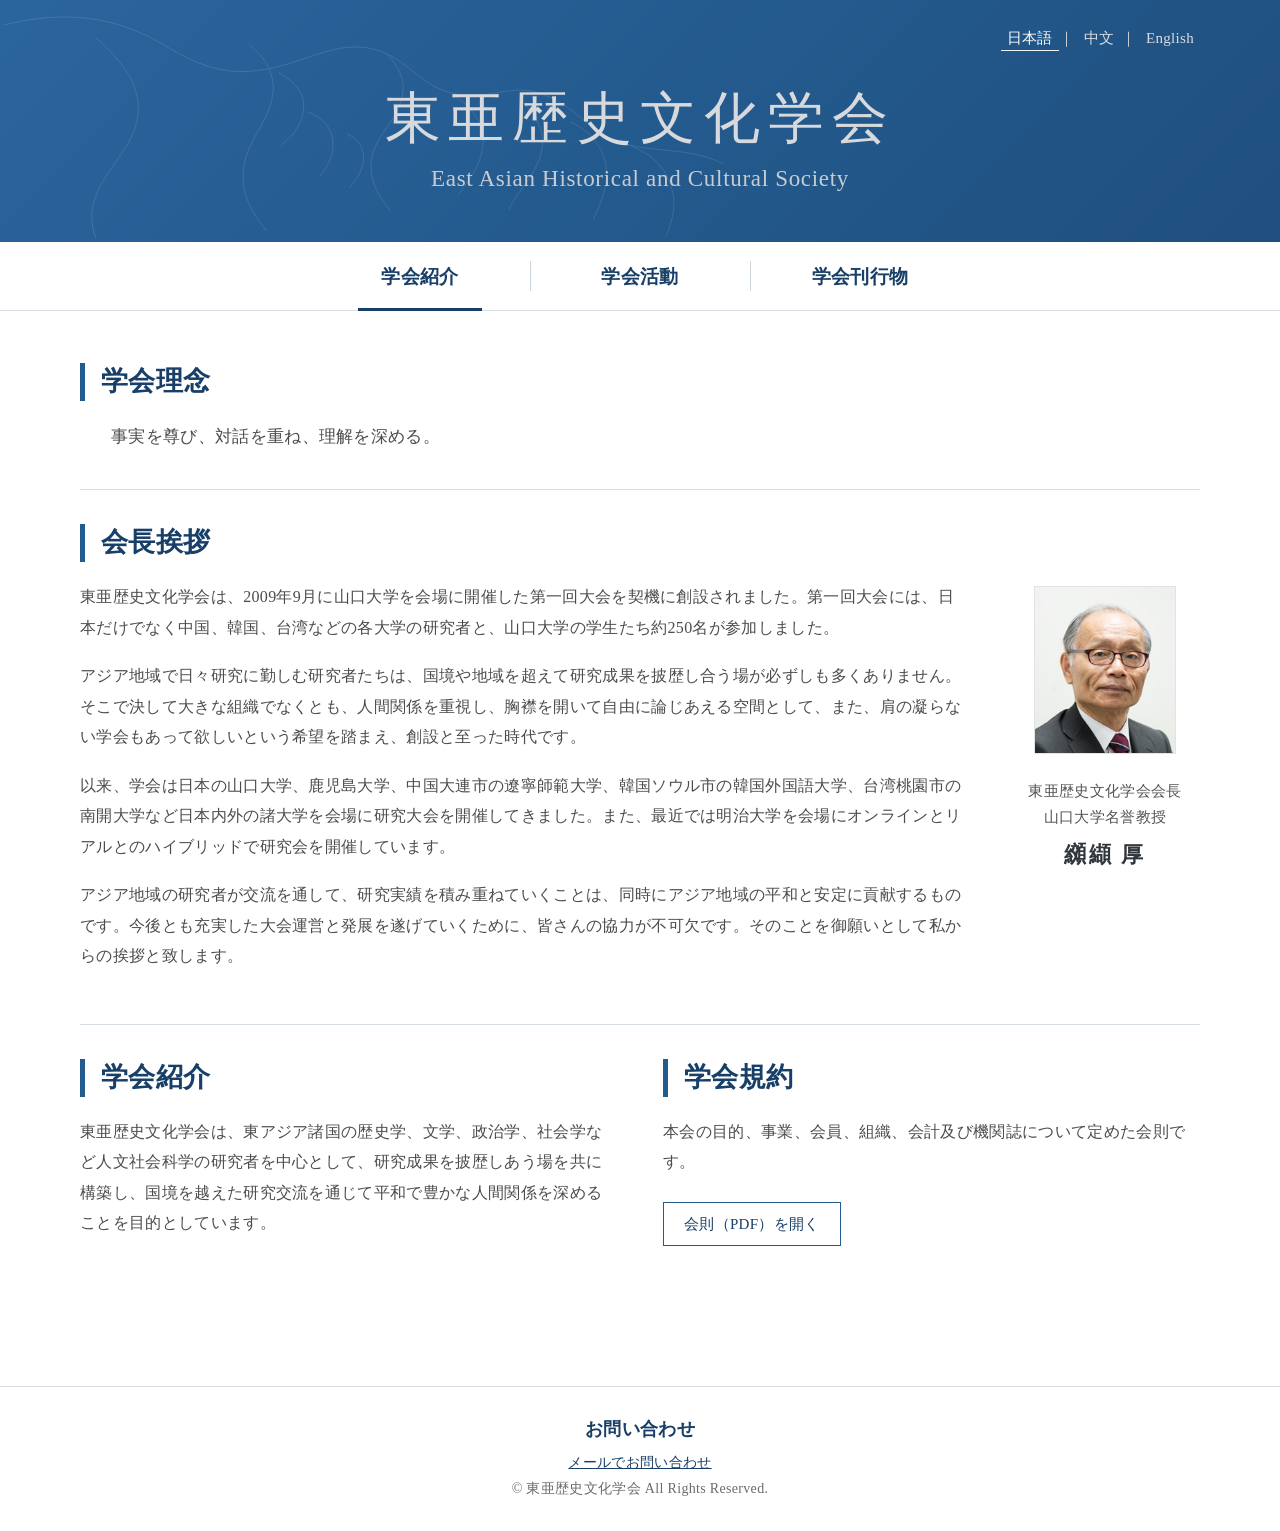
<file: index.html>
<!DOCTYPE html>
<html lang="ja">
<head>
  <meta charset="utf-8">
  <meta name="viewport" content="width=device-width, initial-scale=1">
  <meta name="description" content="東亜歴史文化学会の公式ウェブサイトです。">
  <title>東亜歴史文化学会</title>
  <link rel="stylesheet" href="assets/css/style.css">
</head>
<body>
<header class="site-header">
  <div class="container header-inner">
    <div class="language-switch" aria-label="言語選択">
      <a href="index.html" aria-current="page">日本語</a>｜
      <a href="zh/index.html">中文</a>｜
      <a href="en/index.html">English</a>
    </div>
    <h1 class="site-title">東亜歴史文化学会</h1>
    <p class="site-subtitle">East Asian Historical and Cultural Society</p>
  </div>
</header>
<nav class="main-nav" aria-label="主要メニュー">
  <div class="container">
    <a href="index.html" aria-current="page">学会紹介</a>
    <a href="activities.html">学会活動</a>
    <a href="journal.html">学会刊行物</a>
  </div>
</nav>
<main>
  <div class="container">
    <section class="section">
      <h2 class="section-title">学会理念</h2>
      <p class="motto">事実を尊び、対話を重ね、理解を深める。</p>
    </section>

    <section class="section">
      <h2 class="section-title">会長挨拶</h2>
      <div class="president-layout">
        <div class="prose">
          <p>東亜歴史文化学会は、2009年9月に山口大学を会場に開催した第一回大会を契機に創設されました。第一回大会には、日本だけでなく中国、韓国、台湾などの各大学の研究者と、山口大学の学生たち約250名が参加しました。</p>
          <p>アジア地域で日々研究に勤しむ研究者たちは、国境や地域を超えて研究成果を披歴し合う場が必ずしも多くありません。そこで決して大きな組織でなくとも、人間関係を重視し、胸襟を開いて自由に論じあえる空間として、また、肩の凝らない学会もあって欲しいという希望を踏まえ、創設と至った時代です。</p>
          <p>以来、学会は日本の山口大学、鹿児島大学、中国大連市の遼寧師範大学、韓国ソウル市の韓国外国語大学、台湾桃園市の南開大学など日本内外の諸大学を会場に研究大会を開催してきました。また、最近では明治大学を会場にオンラインとリアルとのハイブリッドで研究会を開催しています。</p>
          <p>アジア地域の研究者が交流を通して、研究実績を積み重ねていくことは、同時にアジア地域の平和と安定に貢献するものです。今後とも充実した大会運営と発展を遂げていくために、皆さんの協力が不可欠です。そのことを御願いとして私からの挨拶と致します。</p>
        </div>
        <aside class="president-photo">
          <img src="assets/images/president-koketsu.jpg" alt="東亜歴史文化学会会長 纐纈厚">
          <div class="president-caption">
            東亜歴史文化学会会長<br>
            山口大学名誉教授
            <strong class="president-name">纐纈 厚</strong>
          </div>
        </aside>
      </div>
    </section>

    <section class="section two-column">
      <div class="summary-box">
        <h2 class="section-title">学会紹介</h2>
        <p>東亜歴史文化学会は、東アジア諸国の歴史学、文学、政治学、社会学など人文社会科学の研究者を中心として、研究成果を披歴しあう場を共に構築し、国境を越えた研究交流を通じて平和で豊かな人間関係を深めることを目的としています。</p>
      </div>
      <div class="summary-box">
        <h2 class="section-title">学会規約</h2>
        <p>本会の目的、事業、会員、組織、会計及び機関誌について定めた会則です。</p>
        <a class="button-link" href="documents/bylaws-2026.pdf" target="_blank" rel="noopener">会則（PDF）を開く</a>
      </div>
    </section>
  </div>
</main>
<footer class="site-footer">
  <div class="container">
    <strong>お問い合わせ</strong>
    <div><a href="#" onclick="window.location.href='mailto:'+String.fromCharCode(101,97,104,99,46,111,102,102,105,99,101,64,103,109,97,105,108,46,99,111,109);return false;" aria-label="学会へメールを送る">メールでお問い合わせ</a></div>
    <div>© 東亜歴史文化学会 All Rights Reserved.</div>
  </div>
</footer>
</body>
</html>
</file>
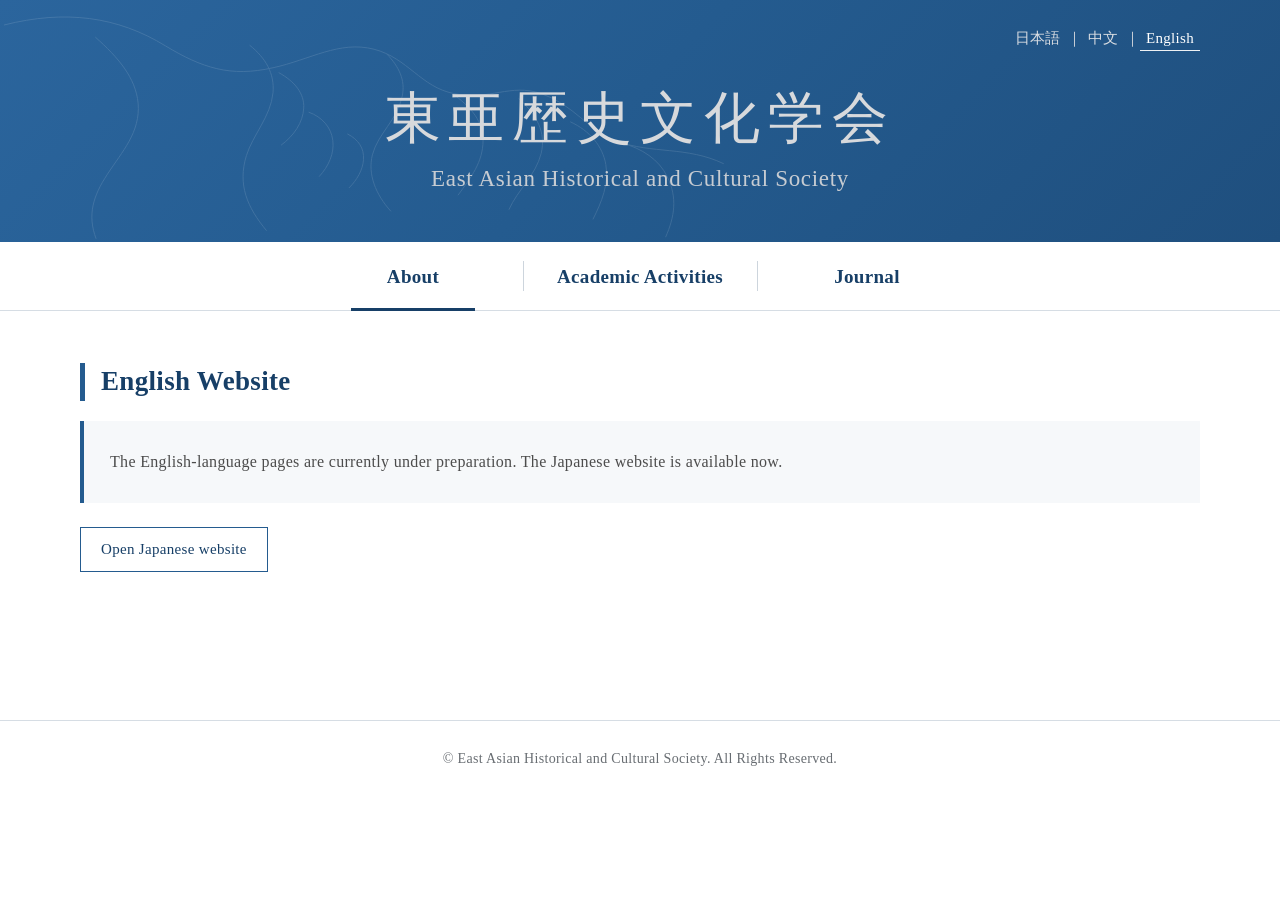
<file: en/index.html>
<!DOCTYPE html><html lang="en"><head><meta charset="utf-8"><meta name="viewport" content="width=device-width,initial-scale=1"><title>East Asian Historical and Cultural Society</title><link rel="stylesheet" href="../assets/css/style.css"></head><body><header class="site-header"><div class="container header-inner"><div class="language-switch"><a href="../index.html">日本語</a>｜<a href="../zh/index.html">中文</a>｜<a href="index.html" aria-current="page">English</a></div><h1 class="site-title">東亜歴史文化学会</h1><p class="site-subtitle">East Asian Historical and Cultural Society</p></div></header><nav class="main-nav"><div class="container"><a href="index.html" aria-current="page">About</a><a href="#">Academic Activities</a><a href="#">Journal</a></div></nav><main><div class="container"><section class="section"><h2 class="section-title">English Website</h2><div class="notice">The English-language pages are currently under preparation. The Japanese website is available now.</div><p><a class="button-link" href="../index.html">Open Japanese website</a></p></section></div></main><footer class="site-footer"><div class="container">© East Asian Historical and Cultural Society. All Rights Reserved.</div></footer></body></html>
</file>
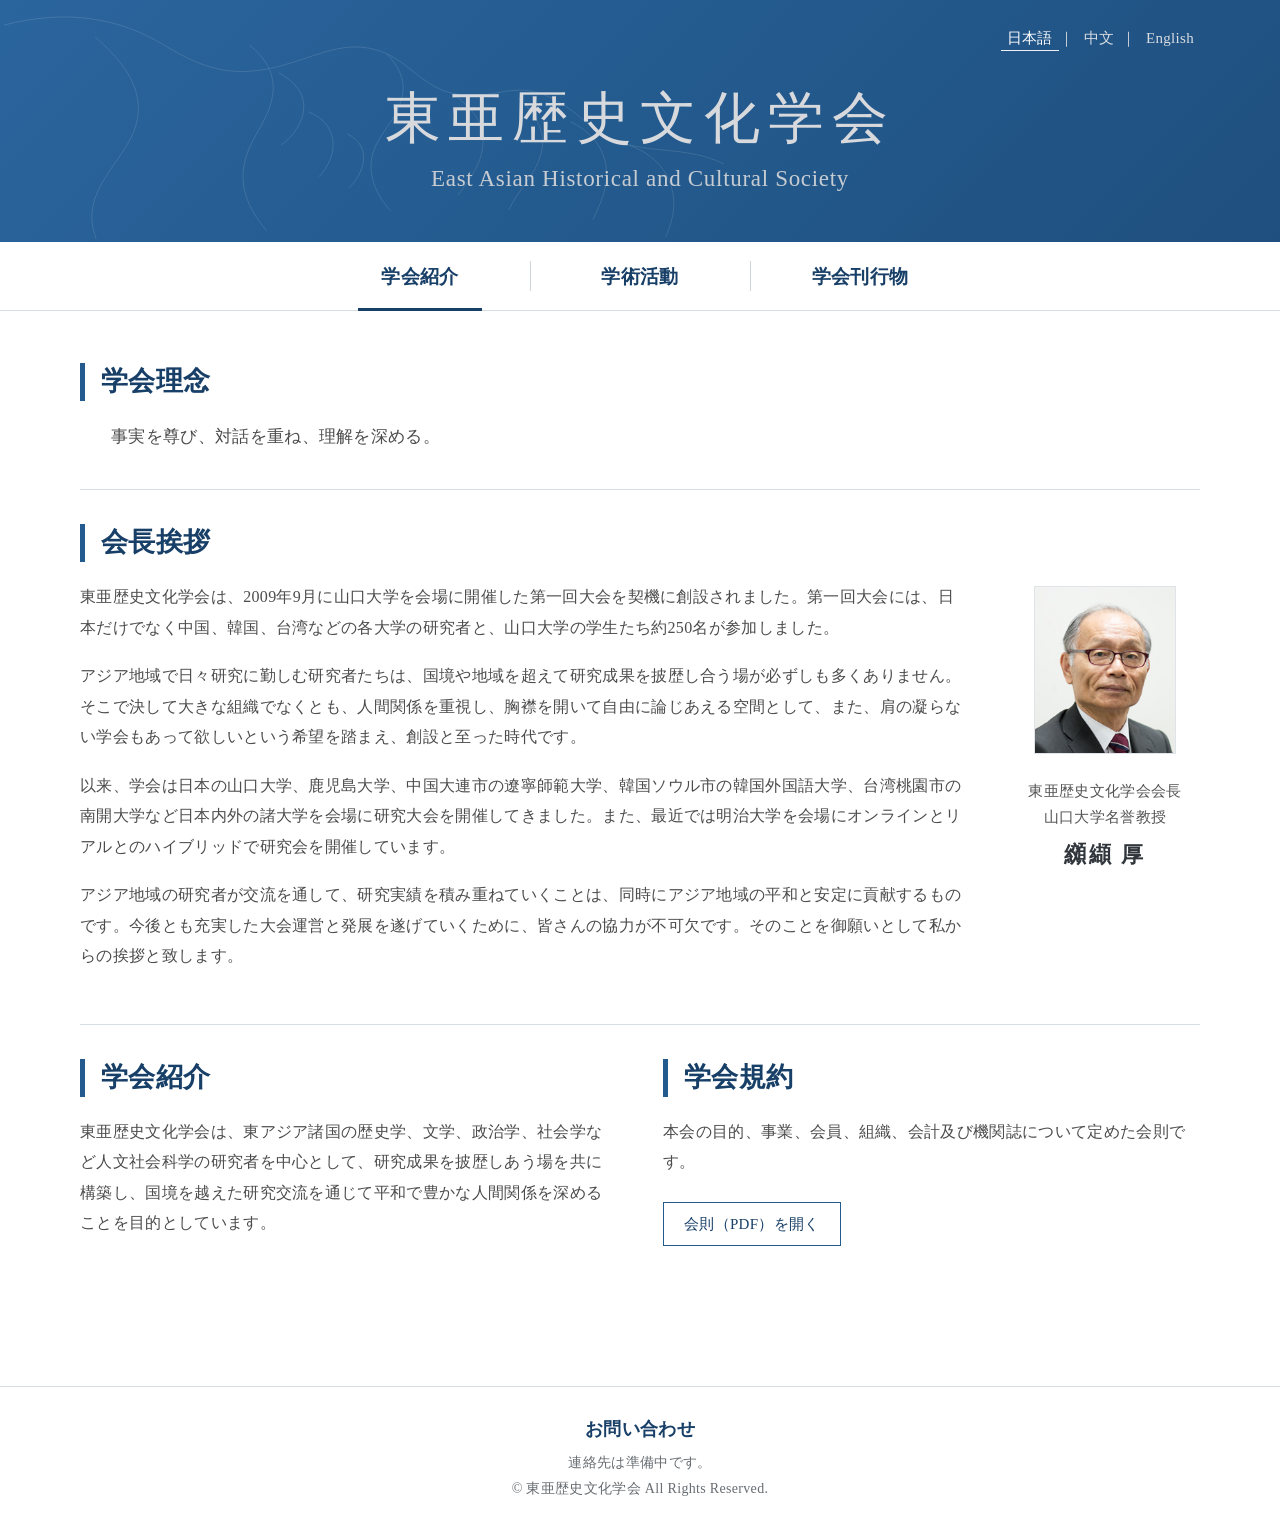
<file: toahc-homepage-v1/index.html>
<!DOCTYPE html>
<html lang="ja">
<head>
  <meta charset="utf-8">
  <meta name="viewport" content="width=device-width, initial-scale=1">
  <meta name="description" content="東亜歴史文化学会の公式ウェブサイトです。">
  <title>東亜歴史文化学会</title>
  <link rel="stylesheet" href="assets/css/style.css">
</head>
<body>
<header class="site-header">
  <div class="container header-inner">
    <div class="language-switch" aria-label="言語選択">
      <a href="index.html" aria-current="page">日本語</a>｜
      <a href="zh/index.html">中文</a>｜
      <a href="en/index.html">English</a>
    </div>
    <h1 class="site-title">東亜歴史文化学会</h1>
    <p class="site-subtitle">East Asian Historical and Cultural Society</p>
  </div>
</header>
<nav class="main-nav" aria-label="主要メニュー">
  <div class="container">
    <a href="index.html" aria-current="page">学会紹介</a>
    <a href="activities.html">学術活動</a>
    <a href="journal.html">学会刊行物</a>
  </div>
</nav>
<main>
  <div class="container">
    <section class="section">
      <h2 class="section-title">学会理念</h2>
      <p class="motto">事実を尊び、対話を重ね、理解を深める。</p>
    </section>

    <section class="section">
      <h2 class="section-title">会長挨拶</h2>
      <div class="president-layout">
        <div class="prose">
          <p>東亜歴史文化学会は、2009年9月に山口大学を会場に開催した第一回大会を契機に創設されました。第一回大会には、日本だけでなく中国、韓国、台湾などの各大学の研究者と、山口大学の学生たち約250名が参加しました。</p>
          <p>アジア地域で日々研究に勤しむ研究者たちは、国境や地域を超えて研究成果を披歴し合う場が必ずしも多くありません。そこで決して大きな組織でなくとも、人間関係を重視し、胸襟を開いて自由に論じあえる空間として、また、肩の凝らない学会もあって欲しいという希望を踏まえ、創設と至った時代です。</p>
          <p>以来、学会は日本の山口大学、鹿児島大学、中国大連市の遼寧師範大学、韓国ソウル市の韓国外国語大学、台湾桃園市の南開大学など日本内外の諸大学を会場に研究大会を開催してきました。また、最近では明治大学を会場にオンラインとリアルとのハイブリッドで研究会を開催しています。</p>
          <p>アジア地域の研究者が交流を通して、研究実績を積み重ねていくことは、同時にアジア地域の平和と安定に貢献するものです。今後とも充実した大会運営と発展を遂げていくために、皆さんの協力が不可欠です。そのことを御願いとして私からの挨拶と致します。</p>
        </div>
        <aside class="president-photo">
          <img src="assets/images/president-koketsu.jpg" alt="東亜歴史文化学会会長 纐纈厚">
          <div class="president-caption">
            東亜歴史文化学会会長<br>
            山口大学名誉教授
            <strong class="president-name">纐纈 厚</strong>
          </div>
        </aside>
      </div>
    </section>

    <section class="section two-column">
      <div class="summary-box">
        <h2 class="section-title">学会紹介</h2>
        <p>東亜歴史文化学会は、東アジア諸国の歴史学、文学、政治学、社会学など人文社会科学の研究者を中心として、研究成果を披歴しあう場を共に構築し、国境を越えた研究交流を通じて平和で豊かな人間関係を深めることを目的としています。</p>
      </div>
      <div class="summary-box">
        <h2 class="section-title">学会規約</h2>
        <p>本会の目的、事業、会員、組織、会計及び機関誌について定めた会則です。</p>
        <a class="button-link" href="documents/bylaws-2026.pdf" target="_blank" rel="noopener">会則（PDF）を開く</a>
      </div>
    </section>
  </div>
</main>
<footer class="site-footer">
  <div class="container">
    <strong>お問い合わせ</strong>
    <div>連絡先は準備中です。</div>
    <div>© 東亜歴史文化学会 All Rights Reserved.</div>
  </div>
</footer>
</body>
</html>
</file>
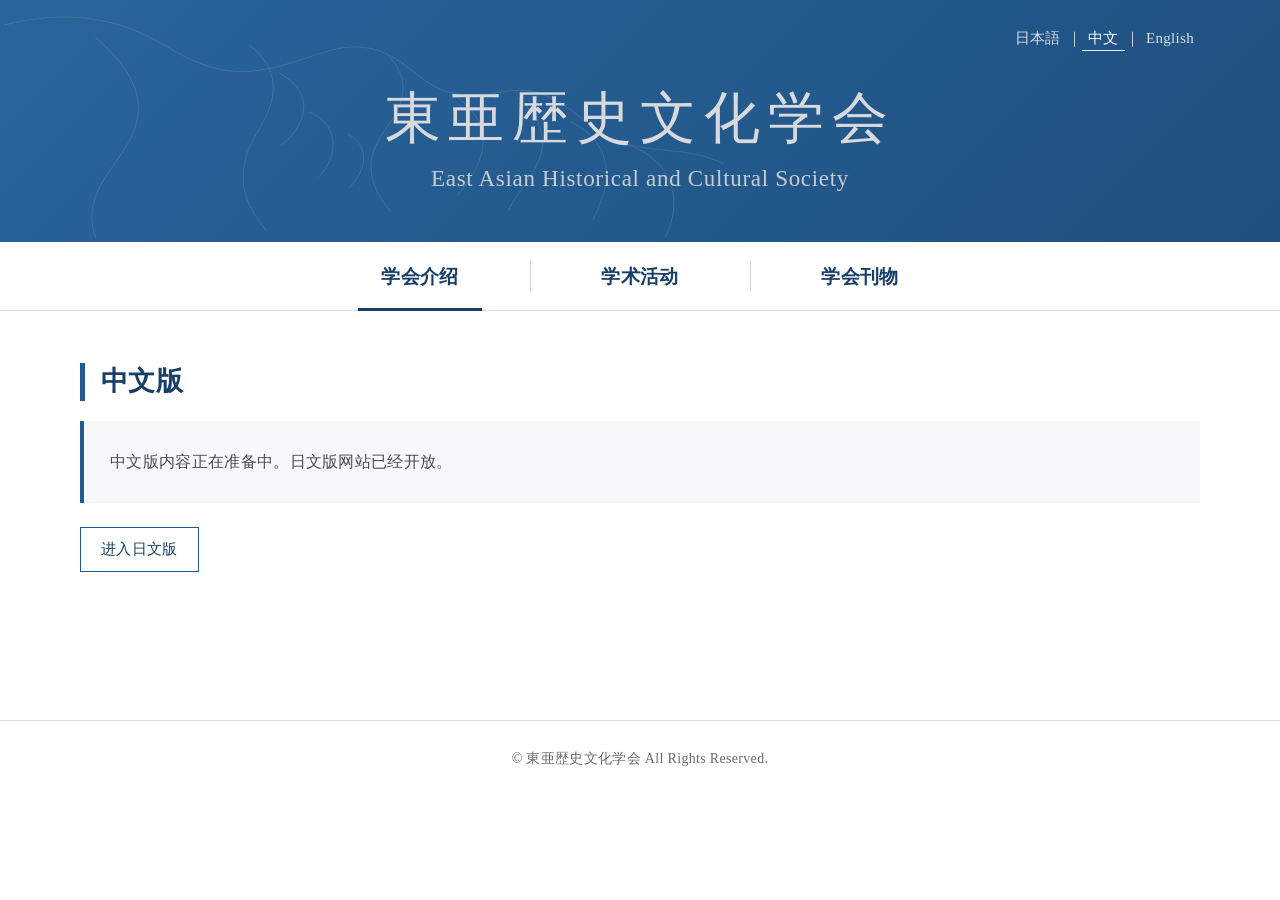
<file: zh/index.html>
<!DOCTYPE html><html lang="zh-CN"><head><meta charset="utf-8"><meta name="viewport" content="width=device-width,initial-scale=1"><title>东亚历史文化学会</title><link rel="stylesheet" href="../assets/css/style.css"></head><body><header class="site-header"><div class="container header-inner"><div class="language-switch"><a href="../index.html">日本語</a>｜<a href="index.html" aria-current="page">中文</a>｜<a href="../en/index.html">English</a></div><h1 class="site-title">東亜歴史文化学会</h1><p class="site-subtitle">East Asian Historical and Cultural Society</p></div></header><nav class="main-nav"><div class="container"><a href="index.html" aria-current="page">学会介绍</a><a href="#">学术活动</a><a href="#">学会刊物</a></div></nav><main><div class="container"><section class="section"><h2 class="section-title">中文版</h2><div class="notice">中文版内容正在准备中。日文版网站已经开放。</div><p><a class="button-link" href="../index.html">进入日文版</a></p></section></div></main><footer class="site-footer"><div class="container">© 東亜歴史文化学会 All Rights Reserved.</div></footer></body></html>
</file>
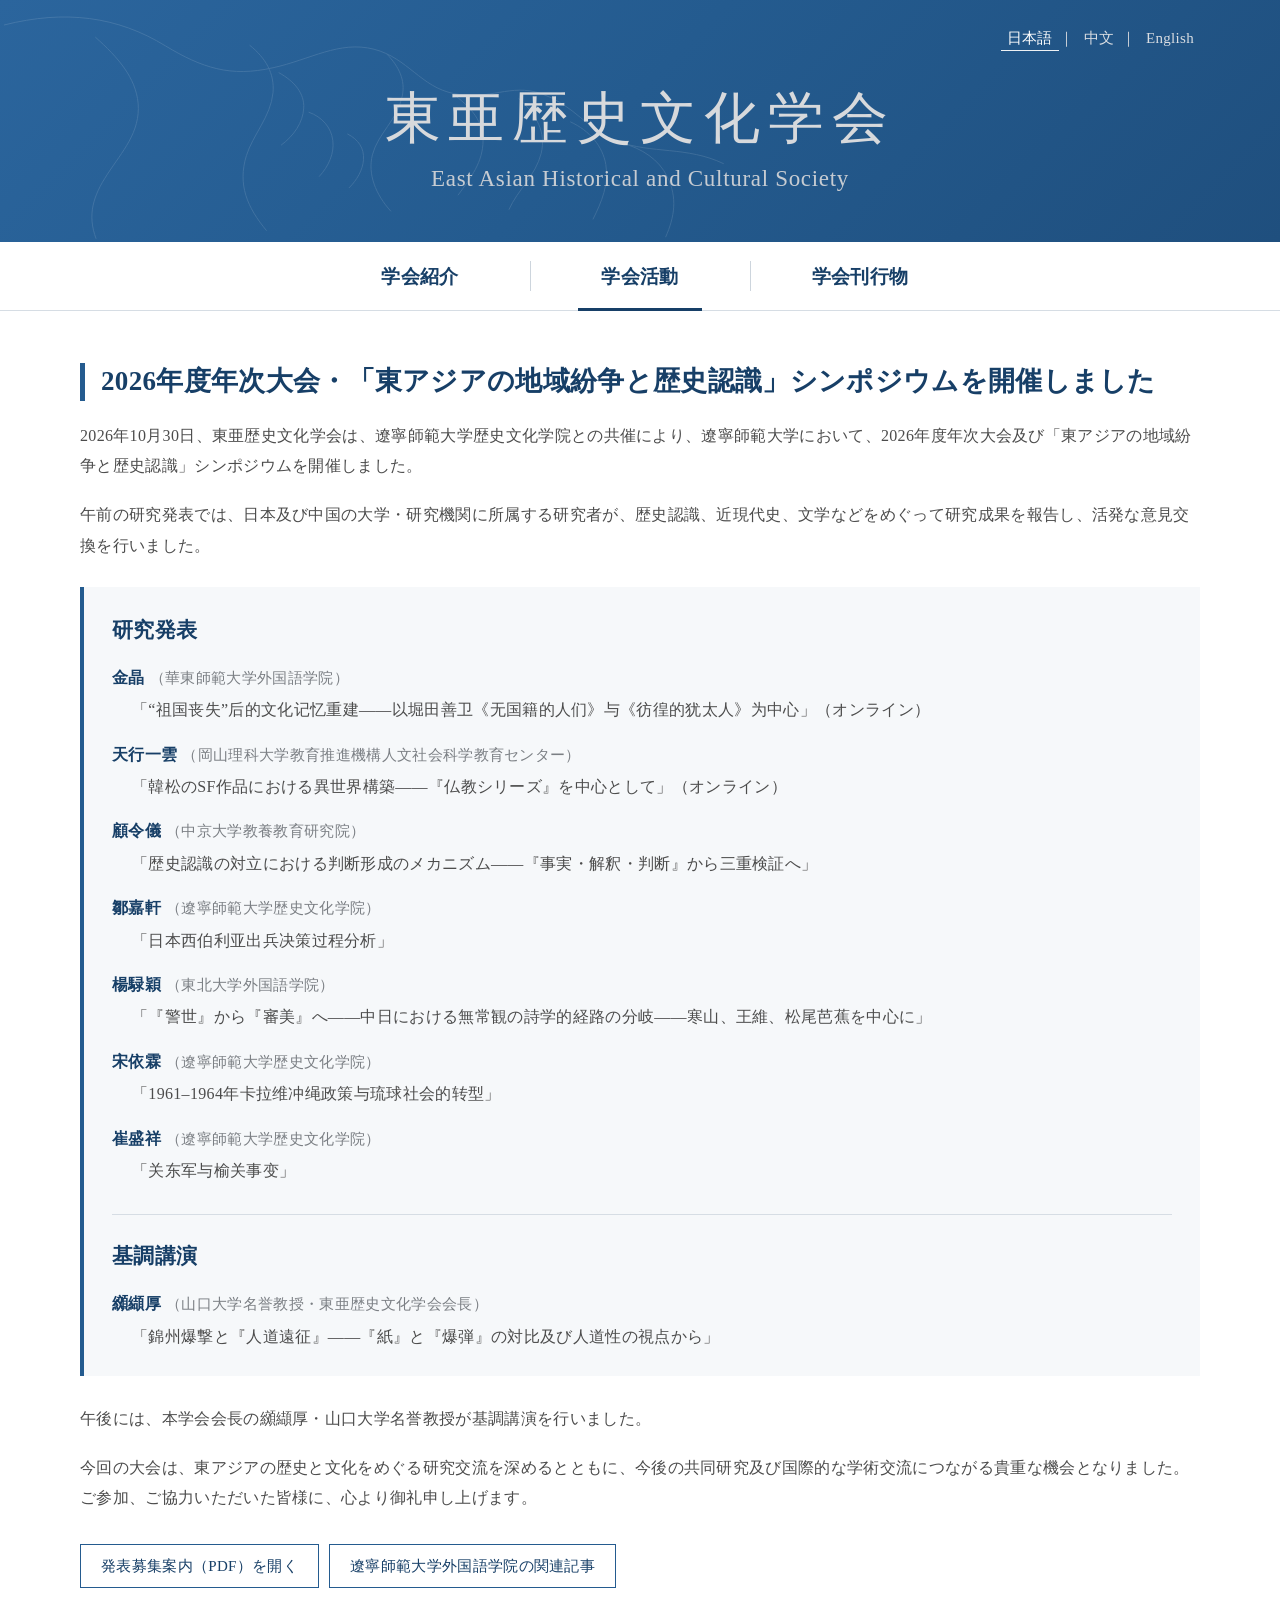
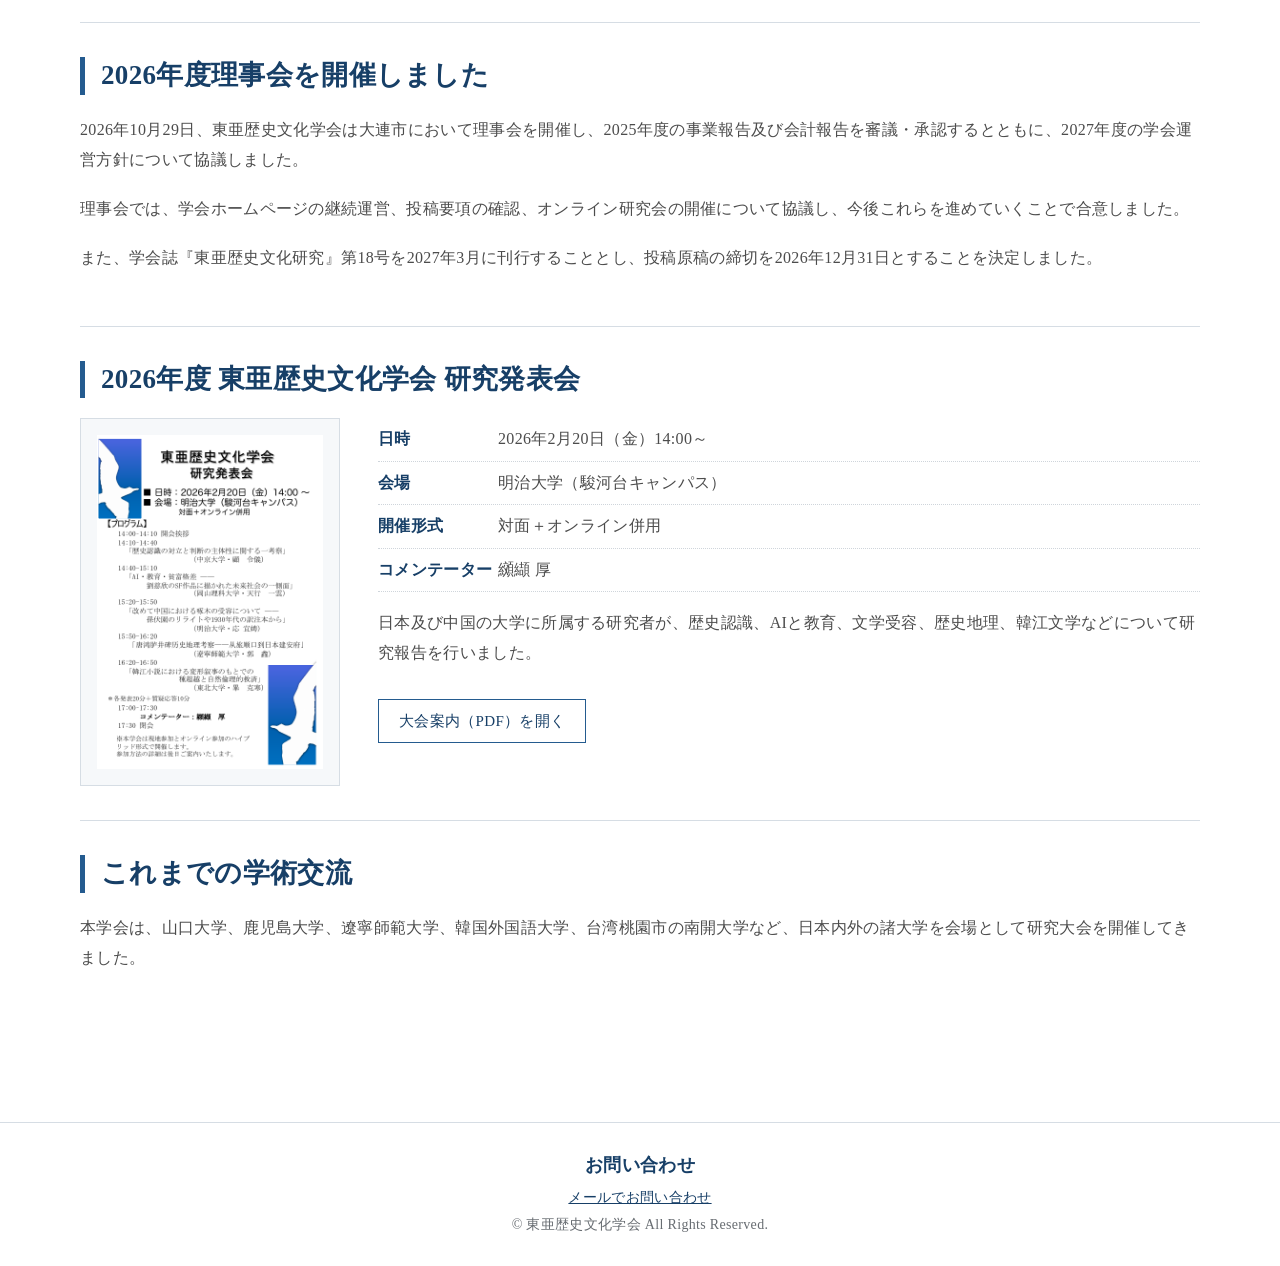
<file: activities.html>
<!DOCTYPE html>
<html lang="ja">
<head>
  <meta charset="utf-8">
  <meta name="viewport" content="width=device-width, initial-scale=1">
  <meta name="description" content="東亜歴史文化学会の研究発表会・学会活動のご案内です。">
  <title>学会活動｜東亜歴史文化学会</title>
  <link rel="stylesheet" href="assets/css/style.css?v=20261114-2">
</head>
<body>
<header class="site-header">
  <div class="container header-inner">
    <div class="language-switch">
      <a href="index.html" aria-current="page">日本語</a>｜
      <a href="zh/index.html">中文</a>｜
      <a href="en/index.html">English</a>
    </div>
    <h1 class="site-title">東亜歴史文化学会</h1>
    <p class="site-subtitle">East Asian Historical and Cultural Society</p>
  </div>
</header>

<nav class="main-nav">
  <div class="container">
    <a href="index.html">学会紹介</a>
    <a href="activities.html" aria-current="page">学会活動</a>
    <a href="journal.html">学会刊行物</a>
  </div>
</nav>

<main>
  <div class="container">

    <section class="section">
      <h2 class="section-title">2026年度年次大会・「東アジアの地域紛争と歴史認識」シンポジウムを開催しました</h2>

      <div class="prose">
        <p>2026年10月30日、東亜歴史文化学会は、遼寧師範大学歴史文化学院との共催により、遼寧師範大学において、2026年度年次大会及び「東アジアの地域紛争と歴史認識」シンポジウムを開催しました。</p>

        <p>午前の研究発表では、日本及び中国の大学・研究機関に所属する研究者が、歴史認識、近現代史、文学などをめぐって研究成果を報告し、活発な意見交換を行いました。</p>
      </div>

      <div class="event-program">
        <h3>研究発表</h3>
        <dl class="program-list">
          <dt>金晶<span class="affiliation">（華東師範大学外国語学院）</span></dt>
          <dd>「“祖国丧失”后的文化记忆重建——以堀田善卫《无国籍的人们》与《彷徨的犹太人》为中心」（オンライン）</dd>

          <dt>天行一雲<span class="affiliation">（岡山理科大学教育推進機構人文社会科学教育センター）</span></dt>
          <dd>「韓松のSF作品における異世界構築——『仏教シリーズ』を中心として」（オンライン）</dd>

          <dt>顧令儀<span class="affiliation">（中京大学教養教育研究院）</span></dt>
          <dd>「歴史認識の対立における判断形成のメカニズム——『事実・解釈・判断』から三重検証へ」</dd>

          <dt>鄒嘉軒<span class="affiliation">（遼寧師範大学歴史文化学院）</span></dt>
          <dd>「日本西伯利亚出兵决策过程分析」</dd>

          <dt>楊騄穎<span class="affiliation">（東北大学外国語学院）</span></dt>
          <dd>「『警世』から『審美』へ——中日における無常観の詩学的経路の分岐——寒山、王維、松尾芭蕉を中心に」</dd>

          <dt>宋依霖<span class="affiliation">（遼寧師範大学歴史文化学院）</span></dt>
          <dd>「1961–1964年卡拉维冲绳政策与琉球社会的转型」</dd>

          <dt>崔盛祥<span class="affiliation">（遼寧師範大学歴史文化学院）</span></dt>
          <dd>「关东军与榆关事变」</dd>
        </dl>

        <h3>基調講演</h3>
        <dl class="program-list">
          <dt>纐纈厚<span class="affiliation">（山口大学名誉教授・東亜歴史文化学会会長）</span></dt>
          <dd>「錦州爆撃と『人道遠征』——『紙』と『爆弾』の対比及び人道性の視点から」</dd>
        </dl>
      </div>

      <div class="prose event-closing">
        <p>午後には、本学会会長の纐纈厚・山口大学名誉教授が基調講演を行いました。</p>

        <p>今回の大会は、東アジアの歴史と文化をめぐる研究交流を深めるとともに、今後の共同研究及び国際的な学術交流につながる貴重な機会となりました。ご参加、ご協力いただいた皆様に、心より御礼申し上げます。</p>
      </div>

      <div class="downloads">
        <a class="button-link" href="2026-international-research-meeting.pdf?v=2" target="_blank" rel="noopener">発表募集案内（PDF）を開く</a>
        <a class="button-link" href="https://fl.lnnu.edu.cn/info/1026/1497.htm" target="_blank" rel="noopener">遼寧師範大学外国語学院の関連記事</a>
      </div>
    </section>

    <section class="section">
      <h2 class="section-title">2026年度理事会を開催しました</h2>

      <div class="prose">
        <p>2026年10月29日、東亜歴史文化学会は大連市において理事会を開催し、2025年度の事業報告及び会計報告を審議・承認するとともに、2027年度の学会運営方針について協議しました。</p>

        <p>理事会では、学会ホームページの継続運営、投稿要項の確認、オンライン研究会の開催について協議し、今後これらを進めていくことで合意しました。</p>

        <p>また、学会誌『東亜歴史文化研究』第18号を2027年3月に刊行することとし、投稿原稿の締切を2026年12月31日とすることを決定しました。</p>
      </div>
    </section>

    <section class="section">
      <h2 class="section-title">2026年度 東亜歴史文化学会 研究発表会</h2>

      <div class="event-card">
        <div class="preview-frame">
          <img src="assets/images/meeting-2026.png" alt="2026年度研究発表会チラシ">
        </div>

        <div>
          <ul class="meta-list">
            <li><strong>日時</strong>2026年2月20日（金）14:00～</li>
            <li><strong>会場</strong>明治大学（駿河台キャンパス）</li>
            <li><strong>開催形式</strong>対面＋オンライン併用</li>
            <li><strong>コメンテーター</strong>纐纈 厚</li>
          </ul>

          <p>日本及び中国の大学に所属する研究者が、歴史認識、AIと教育、文学受容、歴史地理、韓江文学などについて研究報告を行いました。</p>

          <div class="downloads">
            <a class="button-link" href="documents/2026-research-meeting.pdf" target="_blank" rel="noopener">大会案内（PDF）を開く</a>
          </div>
        </div>
      </div>
    </section>

    <section class="section">
      <h2 class="section-title">これまでの学術交流</h2>
      <p>本学会は、山口大学、鹿児島大学、遼寧師範大学、韓国外国語大学、台湾桃園市の南開大学など、日本内外の諸大学を会場として研究大会を開催してきました。</p>
    </section>

  </div>
</main>

<footer class="site-footer">
  <div class="container">
    <strong>お問い合わせ</strong>
    <div><a href="#" onclick="window.location.href='mailto:'+String.fromCharCode(101,97,104,99,46,111,102,102,105,99,101,64,103,109,97,105,108,46,99,111,109);return false;" aria-label="学会へメールを送る">メールでお問い合わせ</a></div>
    <div>© 東亜歴史文化学会 All Rights Reserved.</div>
  </div>
</footer>
</body>
</html>
</file>
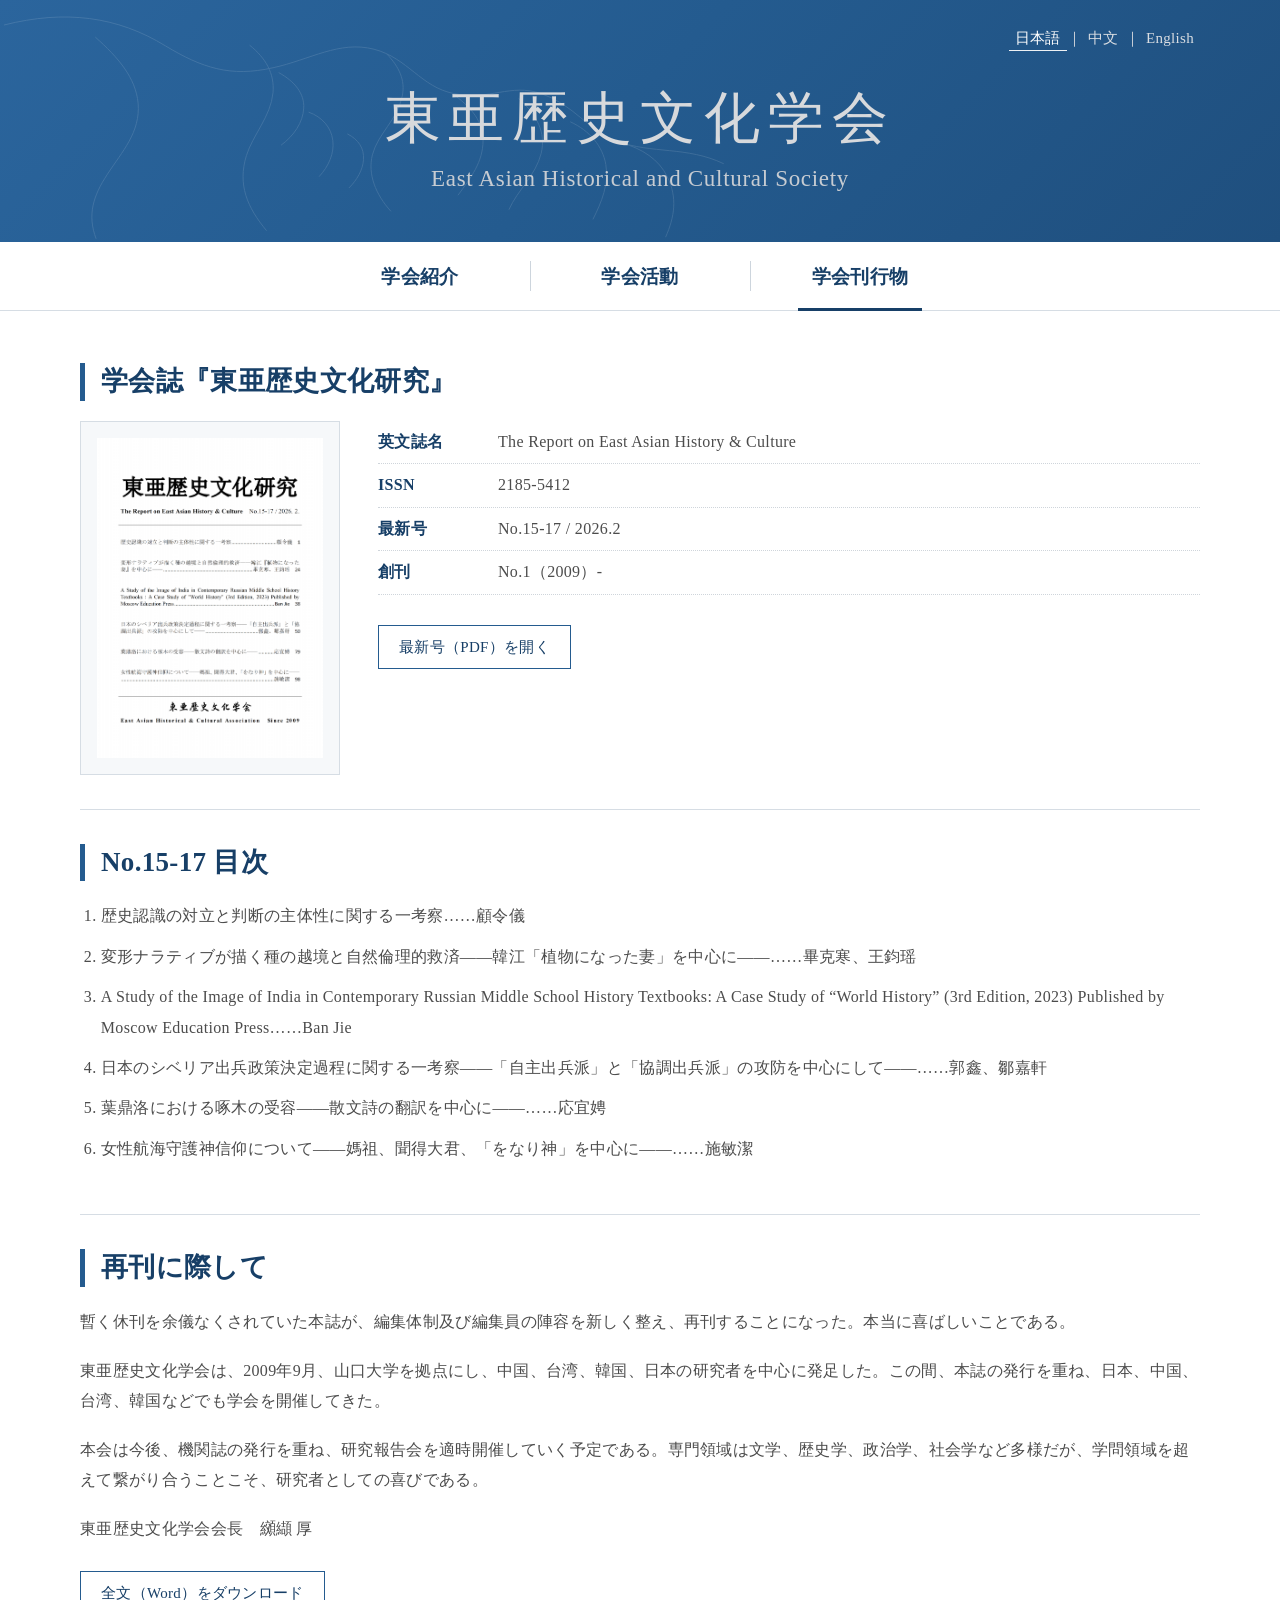
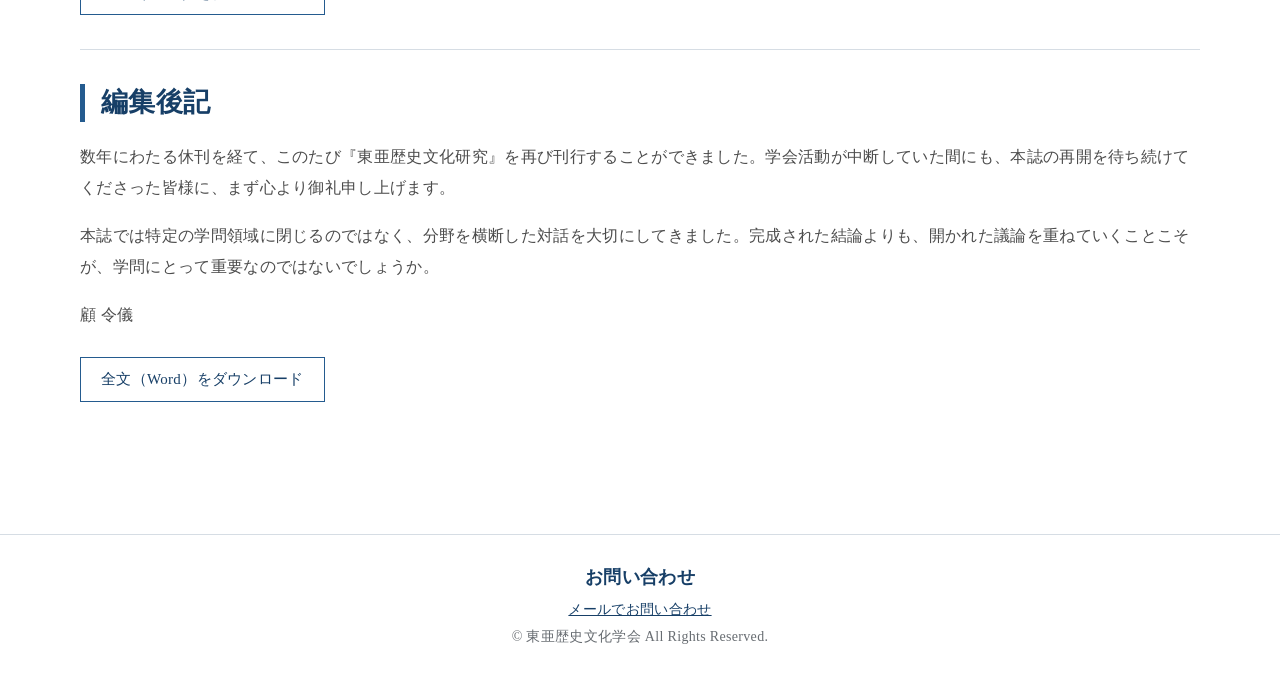
<file: journal.html>
<!DOCTYPE html>
<html lang="ja">
<head>
  <meta charset="utf-8">
  <meta name="viewport" content="width=device-width, initial-scale=1">
  <meta name="description" content="学会誌『東亜歴史文化研究』のご案内です。">
  <title>学会刊行物｜東亜歴史文化学会</title>
  <link rel="stylesheet" href="assets/css/style.css">
</head>
<body>
<header class="site-header">
  <div class="container header-inner">
    <div class="language-switch"><a href="index.html" aria-current="page">日本語</a>｜<a href="zh/index.html">中文</a>｜<a href="en/index.html">English</a></div>
    <h1 class="site-title">東亜歴史文化学会</h1>
    <p class="site-subtitle">East Asian Historical and Cultural Society</p>
  </div>
</header>
<nav class="main-nav"><div class="container"><a href="index.html">学会紹介</a><a href="activities.html">学会活動</a><a href="journal.html" aria-current="page">学会刊行物</a></div></nav>
<main><div class="container">
  <section class="section">
    <h2 class="section-title">学会誌『東亜歴史文化研究』</h2>
    <div class="journal-card">
      <div class="preview-frame"><img src="assets/images/journal-cover.png" alt="『東亜歴史文化研究』No.15-17表紙"></div>
      <div>
        <ul class="meta-list">
          <li><strong>英文誌名</strong>The Report on East Asian History &amp; Culture</li>
          <li><strong>ISSN</strong>2185-5412</li>
          <li><strong>最新号</strong>No.15-17 / 2026.2</li>
          <li><strong>創刊</strong>No.1（2009）-</li>
        </ul>
        <div class="downloads"><a class="button-link" href="documents/journal-no15-17-2026.pdf" target="_blank" rel="noopener">最新号（PDF）を開く</a></div>
      </div>
    </div>
  </section>

  <section class="section">
    <h2 class="section-title">No.15-17 目次</h2>
    <ol class="contents-list">
      <li>歴史認識の対立と判断の主体性に関する一考察……顧令儀</li>
      <li>変形ナラティブが描く種の越境と自然倫理的救済——韓江「植物になった妻」を中心に——……畢克寒、王鈞瑶</li>
      <li>A Study of the Image of India in Contemporary Russian Middle School History Textbooks: A Case Study of “World History” (3rd Edition, 2023) Published by Moscow Education Press……Ban Jie</li>
      <li>日本のシベリア出兵政策決定過程に関する一考察——「自主出兵派」と「協調出兵派」の攻防を中心にして——……郭鑫、鄒嘉軒</li>
      <li>葉鼎洛における啄木の受容——散文詩の翻訳を中心に——……応宜娉</li>
      <li>女性航海守護神信仰について——媽祖、聞得大君、「をなり神」を中心に——……施敏潔</li>
    </ol>
  </section>

  <section class="section">
    <h2 class="section-title">再刊に際して</h2>
    <div class="prose">
      <p>暫く休刊を余儀なくされていた本誌が、編集体制及び編集員の陣容を新しく整え、再刊することになった。本当に喜ばしいことである。</p>
      <p>東亜歴史文化学会は、2009年9月、山口大学を拠点にし、中国、台湾、韓国、日本の研究者を中心に発足した。この間、本誌の発行を重ね、日本、中国、台湾、韓国などでも学会を開催してきた。</p>
      <p>本会は今後、機関誌の発行を重ね、研究報告会を適時開催していく予定である。専門領域は文学、歴史学、政治学、社会学など多様だが、学問領域を超えて繋がり合うことこそ、研究者としての喜びである。</p>
      <p class="credit">東亜歴史文化学会会長　纐纈 厚</p>
      <a class="button-link" href="documents/republication-message.docx">全文（Word）をダウンロード</a>
    </div>
  </section>

  <section class="section">
    <h2 class="section-title">編集後記</h2>
    <div class="prose">
      <p>数年にわたる休刊を経て、このたび『東亜歴史文化研究』を再び刊行することができました。学会活動が中断していた間にも、本誌の再開を待ち続けてくださった皆様に、まず心より御礼申し上げます。</p>
      <p>本誌では特定の学問領域に閉じるのではなく、分野を横断した対話を大切にしてきました。完成された結論よりも、開かれた議論を重ねていくことこそが、学問にとって重要なのではないでしょうか。</p>
      <p class="credit">顧 令儀</p>
      <a class="button-link" href="documents/editorial-postscript.docx">全文（Word）をダウンロード</a>
    </div>
  </section>
</div></main>
<footer class="site-footer"><div class="container"><strong>お問い合わせ</strong><div><a href="#" onclick="window.location.href='mailto:'+String.fromCharCode(101,97,104,99,46,111,102,102,105,99,101,64,103,109,97,105,108,46,99,111,109);return false;" aria-label="学会へメールを送る">メールでお問い合わせ</a></div><div>© 東亜歴史文化学会 All Rights Reserved.</div></div></footer>
</body>
</html>
</file>
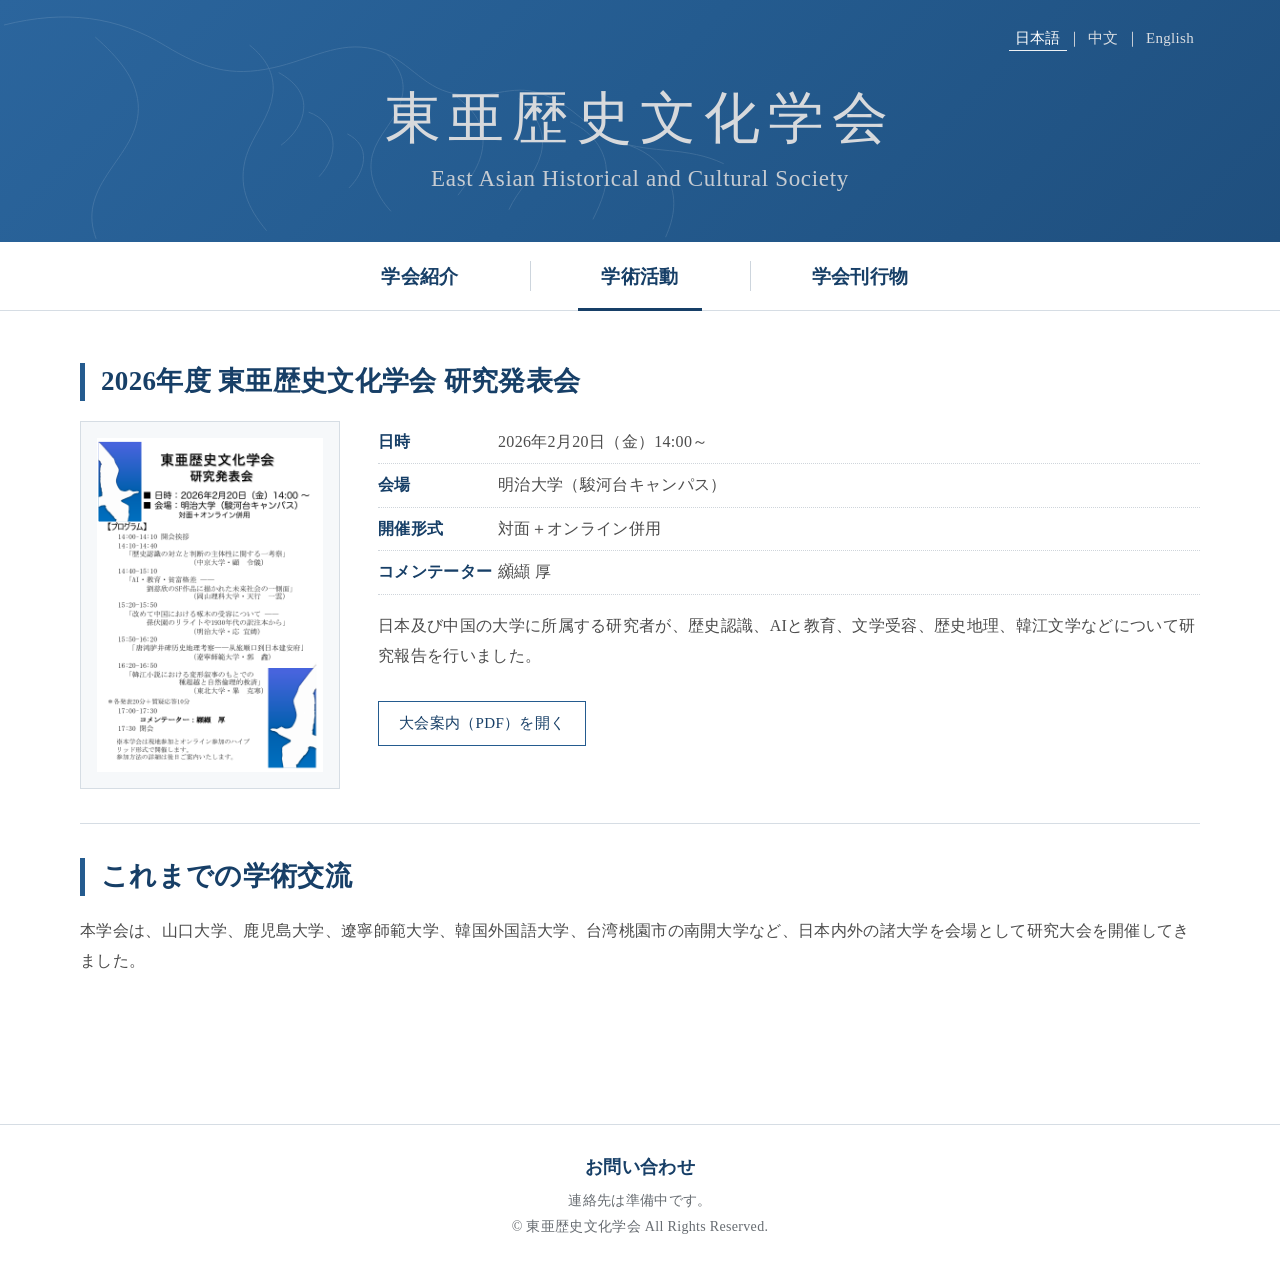
<file: toahc-homepage-v1/activities.html>
<!DOCTYPE html>
<html lang="ja">
<head>
  <meta charset="utf-8">
  <meta name="viewport" content="width=device-width, initial-scale=1">
  <meta name="description" content="東亜歴史文化学会の研究発表会・学術活動のご案内です。">
  <title>学術活動｜東亜歴史文化学会</title>
  <link rel="stylesheet" href="assets/css/style.css">
</head>
<body>
<header class="site-header">
  <div class="container header-inner">
    <div class="language-switch"><a href="index.html" aria-current="page">日本語</a>｜<a href="zh/index.html">中文</a>｜<a href="en/index.html">English</a></div>
    <h1 class="site-title">東亜歴史文化学会</h1>
    <p class="site-subtitle">East Asian Historical and Cultural Society</p>
  </div>
</header>
<nav class="main-nav"><div class="container"><a href="index.html">学会紹介</a><a href="activities.html" aria-current="page">学術活動</a><a href="journal.html">学会刊行物</a></div></nav>
<main><div class="container">
  <section class="section">
    <h2 class="section-title">2026年度 東亜歴史文化学会 研究発表会</h2>
    <div class="event-card">
      <div class="preview-frame"><img src="assets/images/meeting-2026.png" alt="2026年度研究発表会チラシ"></div>
      <div>
        <ul class="meta-list">
          <li><strong>日時</strong>2026年2月20日（金）14:00～</li>
          <li><strong>会場</strong>明治大学（駿河台キャンパス）</li>
          <li><strong>開催形式</strong>対面＋オンライン併用</li>
          <li><strong>コメンテーター</strong>纐纈 厚</li>
        </ul>
        <p>日本及び中国の大学に所属する研究者が、歴史認識、AIと教育、文学受容、歴史地理、韓江文学などについて研究報告を行いました。</p>
        <div class="downloads">
          <a class="button-link" href="documents/2026-research-meeting.pdf" target="_blank" rel="noopener">大会案内（PDF）を開く</a>
        </div>
      </div>
    </div>
  </section>
  <section class="section">
    <h2 class="section-title">これまでの学術交流</h2>
    <p>本学会は、山口大学、鹿児島大学、遼寧師範大学、韓国外国語大学、台湾桃園市の南開大学など、日本内外の諸大学を会場として研究大会を開催してきました。</p>
  </section>
</div></main>
<footer class="site-footer"><div class="container"><strong>お問い合わせ</strong><div>連絡先は準備中です。</div><div>© 東亜歴史文化学会 All Rights Reserved.</div></div></footer>
</body>
</html>
</file>
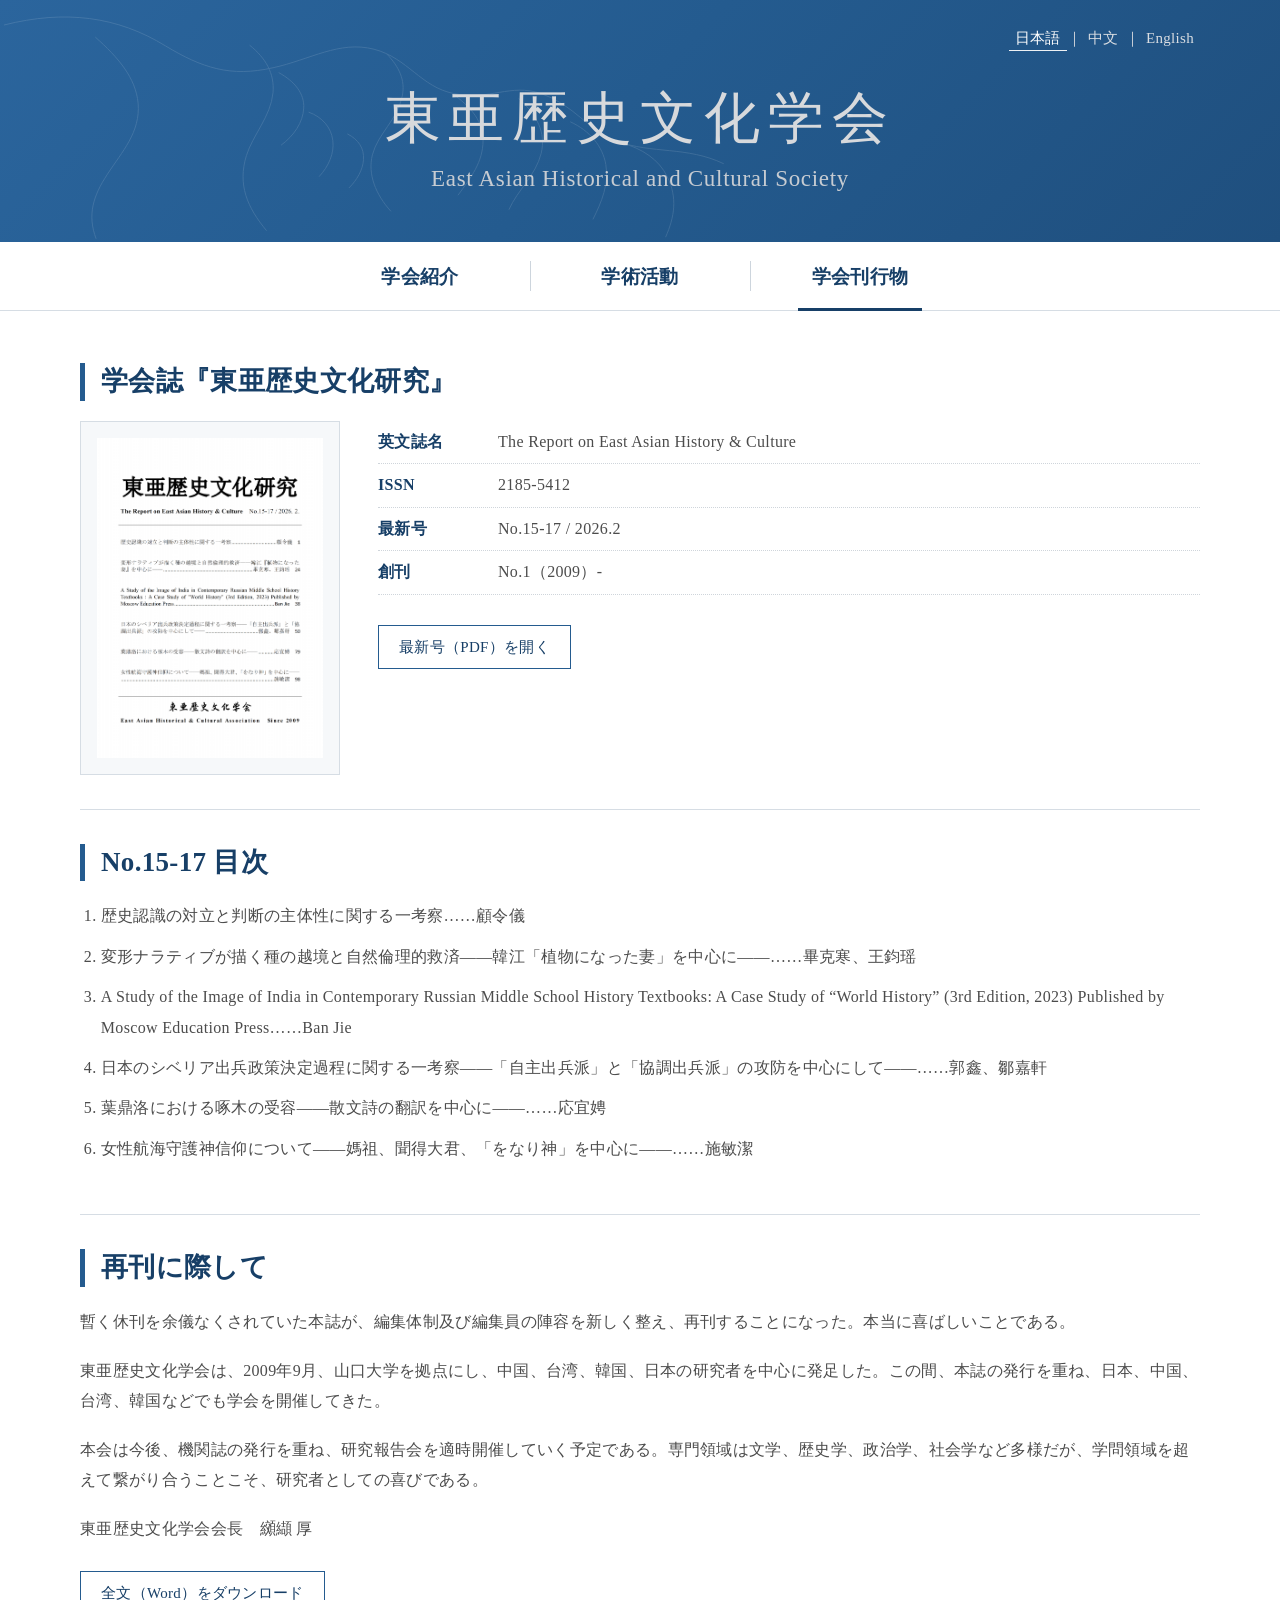
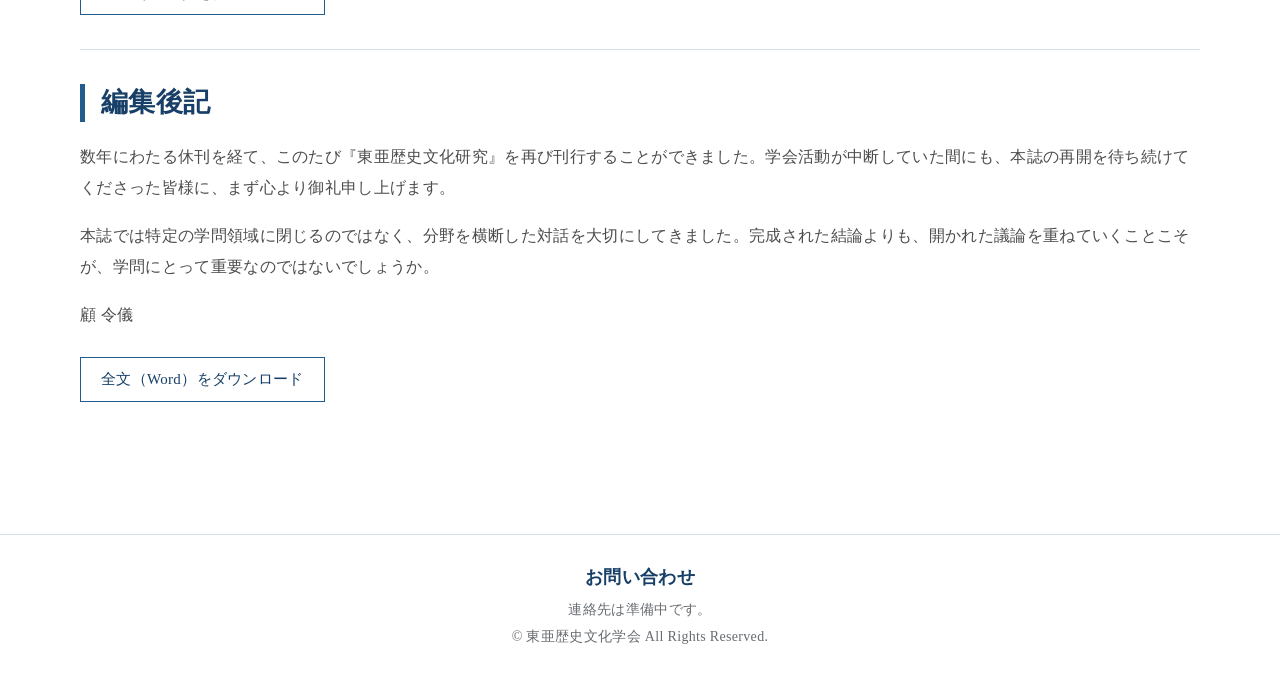
<file: toahc-homepage-v1/journal.html>
<!DOCTYPE html>
<html lang="ja">
<head>
  <meta charset="utf-8">
  <meta name="viewport" content="width=device-width, initial-scale=1">
  <meta name="description" content="学会誌『東亜歴史文化研究』のご案内です。">
  <title>学会刊行物｜東亜歴史文化学会</title>
  <link rel="stylesheet" href="assets/css/style.css">
</head>
<body>
<header class="site-header">
  <div class="container header-inner">
    <div class="language-switch"><a href="index.html" aria-current="page">日本語</a>｜<a href="zh/index.html">中文</a>｜<a href="en/index.html">English</a></div>
    <h1 class="site-title">東亜歴史文化学会</h1>
    <p class="site-subtitle">East Asian Historical and Cultural Society</p>
  </div>
</header>
<nav class="main-nav"><div class="container"><a href="index.html">学会紹介</a><a href="activities.html">学術活動</a><a href="journal.html" aria-current="page">学会刊行物</a></div></nav>
<main><div class="container">
  <section class="section">
    <h2 class="section-title">学会誌『東亜歴史文化研究』</h2>
    <div class="journal-card">
      <div class="preview-frame"><img src="assets/images/journal-cover.png" alt="『東亜歴史文化研究』No.15-17表紙"></div>
      <div>
        <ul class="meta-list">
          <li><strong>英文誌名</strong>The Report on East Asian History &amp; Culture</li>
          <li><strong>ISSN</strong>2185-5412</li>
          <li><strong>最新号</strong>No.15-17 / 2026.2</li>
          <li><strong>創刊</strong>No.1（2009）-</li>
        </ul>
        <div class="downloads"><a class="button-link" href="documents/journal-no15-17-2026.pdf" target="_blank" rel="noopener">最新号（PDF）を開く</a></div>
      </div>
    </div>
  </section>

  <section class="section">
    <h2 class="section-title">No.15-17 目次</h2>
    <ol class="contents-list">
      <li>歴史認識の対立と判断の主体性に関する一考察……顧令儀</li>
      <li>変形ナラティブが描く種の越境と自然倫理的救済——韓江「植物になった妻」を中心に——……畢克寒、王鈞瑶</li>
      <li>A Study of the Image of India in Contemporary Russian Middle School History Textbooks: A Case Study of “World History” (3rd Edition, 2023) Published by Moscow Education Press……Ban Jie</li>
      <li>日本のシベリア出兵政策決定過程に関する一考察——「自主出兵派」と「協調出兵派」の攻防を中心にして——……郭鑫、鄒嘉軒</li>
      <li>葉鼎洛における啄木の受容——散文詩の翻訳を中心に——……応宜娉</li>
      <li>女性航海守護神信仰について——媽祖、聞得大君、「をなり神」を中心に——……施敏潔</li>
    </ol>
  </section>

  <section class="section">
    <h2 class="section-title">再刊に際して</h2>
    <div class="prose">
      <p>暫く休刊を余儀なくされていた本誌が、編集体制及び編集員の陣容を新しく整え、再刊することになった。本当に喜ばしいことである。</p>
      <p>東亜歴史文化学会は、2009年9月、山口大学を拠点にし、中国、台湾、韓国、日本の研究者を中心に発足した。この間、本誌の発行を重ね、日本、中国、台湾、韓国などでも学会を開催してきた。</p>
      <p>本会は今後、機関誌の発行を重ね、研究報告会を適時開催していく予定である。専門領域は文学、歴史学、政治学、社会学など多様だが、学問領域を超えて繋がり合うことこそ、研究者としての喜びである。</p>
      <p class="credit">東亜歴史文化学会会長　纐纈 厚</p>
      <a class="button-link" href="documents/republication-message.docx">全文（Word）をダウンロード</a>
    </div>
  </section>

  <section class="section">
    <h2 class="section-title">編集後記</h2>
    <div class="prose">
      <p>数年にわたる休刊を経て、このたび『東亜歴史文化研究』を再び刊行することができました。学会活動が中断していた間にも、本誌の再開を待ち続けてくださった皆様に、まず心より御礼申し上げます。</p>
      <p>本誌では特定の学問領域に閉じるのではなく、分野を横断した対話を大切にしてきました。完成された結論よりも、開かれた議論を重ねていくことこそが、学問にとって重要なのではないでしょうか。</p>
      <p class="credit">顧 令儀</p>
      <a class="button-link" href="documents/editorial-postscript.docx">全文（Word）をダウンロード</a>
    </div>
  </section>
</div></main>
<footer class="site-footer"><div class="container"><strong>お問い合わせ</strong><div>連絡先は準備中です。</div><div>© 東亜歴史文化学会 All Rights Reserved.</div></div></footer>
</body>
</html>
</file>
<file: assets/css/style.css>
:root {
  --blue: #245b8f;
  --blue-deep: #1f4f7e;
  --blue-dark: #173f67;
  --ink: #4c4c4c;
  --muted: #7b7f84;
  --line: #d6dde4;
  --soft: #f6f8fa;
  --paper: #ffffff;
  --max: 1120px;
}

* { box-sizing: border-box; }
html { scroll-behavior: smooth; }
body {
  margin: 0;
  color: var(--ink);
  background: var(--paper);
  font-family: "Yu Mincho", "Hiragino Mincho ProN", "Noto Serif JP", "Times New Roman", serif;
  line-height: 1.9;
  letter-spacing: 0.02em;
}
a { color: var(--blue-dark); }
a:hover { color: var(--blue); }
img { max-width: 100%; height: auto; }
.container { width: min(var(--max), calc(100% - 48px)); margin: 0 auto; }

.site-header {
  position: relative;
  overflow: hidden;
  background: linear-gradient(135deg, #2b659d 0%, #245b8f 48%, #1f4f7e 100%);
  color: #d6d9dd;
}
.site-header::before {
  content: "";
  position: absolute;
  inset: 0;
  background: url("../images/east-asia-map.svg") left center / auto 100% no-repeat;
  opacity: 0.75;
  pointer-events: none;
}
.header-inner { position: relative; padding: 24px 0 42px; text-align: center; }
.language-switch { text-align: right; font-family: Georgia, "Times New Roman", serif; font-size: 15px; }
.language-switch a { color: #d9dde2; text-decoration: none; padding: 4px 6px; }
.language-switch a[aria-current="page"] { border-bottom: 1px solid #eef1f4; color: #fff; }
.site-title { margin: 30px 0 4px; color: #d7d9dc; font-size: clamp(34px, 5vw, 56px); font-weight: 400; letter-spacing: 0.14em; line-height: 1.25; }
.site-subtitle { margin: 0; color: #c7ccd2; font-family: Georgia, "Times New Roman", serif; font-size: clamp(17px, 2vw, 23px); letter-spacing: 0.03em; }

.main-nav { background: #fff; border-bottom: 1px solid var(--line); }
.main-nav .container { display: flex; justify-content: center; gap: 0; }
.main-nav a {
  position: relative;
  display: block;
  min-width: 220px;
  padding: 17px 34px 15px;
  text-align: center;
  color: var(--blue-dark);
  font-size: 19px;
  font-weight: 600;
  text-decoration: none;
}
.main-nav a + a::before { content: ""; position: absolute; left: 0; top: 19px; bottom: 19px; width: 1px; background: #cdd5dd; }
.main-nav a[aria-current="page"]::after { content: ""; position: absolute; left: 22%; right: 22%; bottom: -1px; height: 3px; background: var(--blue-dark); }

main { padding: 52px 0 64px; }
.section { padding: 0 0 34px; margin-bottom: 34px; border-bottom: 1px solid var(--line); }
.section:last-child { border-bottom: 0; }
.section-title {
  margin: 0 0 20px;
  padding-left: 16px;
  border-left: 5px solid var(--blue);
  color: var(--blue-dark);
  font-size: 27px;
  font-weight: 600;
  line-height: 1.4;
}
.motto { margin: 0 0 2px 31px; color: var(--ink); font-size: 17px; }
.prose p { margin: 0 0 1.15em; }

.president-layout { display: grid; grid-template-columns: minmax(0, 1fr) 190px; gap: 46px; align-items: start; }
.president-photo { padding-top: 4px; text-align: center; }
.president-photo img { width: 142px; aspect-ratio: 1 / 1.18; object-fit: cover; object-position: center top; border: 1px solid #e0e4e8; }
.president-caption { margin-top: 14px; color: #555; line-height: 1.75; font-size: 15px; }
.president-name { display: block; margin-top: 5px; color: #30363b; font-size: 22px; letter-spacing: 0.12em; }

.two-column { display: grid; grid-template-columns: 1fr 1fr; gap: 46px; }
.summary-box { min-width: 0; }
.button-link {
  display: inline-block;
  margin-top: 8px;
  padding: 7px 20px;
  border: 1px solid var(--blue);
  color: var(--blue-dark);
  text-decoration: none;
  font-size: 15px;
}
.button-link:hover { background: var(--blue); color: #fff; }

.event-card, .journal-card { display: grid; grid-template-columns: 260px minmax(0,1fr); gap: 38px; align-items: start; }
.preview-frame { background: var(--soft); padding: 16px; border: 1px solid var(--line); }
.preview-frame img { display: block; margin: 0 auto; max-height: 430px; object-fit: contain; }
.meta-list { margin: 0; padding: 0; list-style: none; }
.meta-list li { padding: 6px 0; border-bottom: 1px dotted #cfd5db; }
.meta-list strong { display: inline-block; min-width: 7.5em; color: var(--blue-dark); }
.downloads { display: flex; flex-wrap: wrap; gap: 10px; margin-top: 22px; }

.event-photo { width: min(760px, 100%); margin: 30px auto 0; }
.event-photo img { display: block; width: 100%; border: 1px solid var(--line); filter: brightness(1.12) contrast(0.94) saturate(0.96); }
.event-photo figcaption { margin-top: 8px; color: var(--muted); text-align: right; font-size: 14px; }
.event-program { margin: 26px 0 28px; padding: 24px 28px; background: var(--soft); border-left: 4px solid var(--blue); }
.event-program h3 { margin: 0 0 12px; color: var(--blue-dark); font-size: 21px; }
.event-program h3:not(:first-child) { margin-top: 28px; padding-top: 22px; border-top: 1px solid var(--line); }
.program-list { margin: 0; }
.program-list dt { margin-top: 14px; color: var(--blue-dark); font-weight: 600; }
.program-list dt:first-child { margin-top: 0; }
.program-list dd { margin: 2px 0 0 1.25em; }
.affiliation { margin-left: 0.35em; color: var(--muted); font-size: 0.92em; font-weight: 400; }
.event-closing { margin-top: 26px; }

.contents-list { padding-left: 1.3em; }
.contents-list li { margin-bottom: 10px; }
.article-block { margin-top: 32px; padding-top: 28px; border-top: 1px solid var(--line); }
.article-block h3 { color: var(--blue-dark); font-size: 22px; margin: 0 0 16px; }
.article-block .credit { text-align: right; }

.site-footer { border-top: 1px solid var(--line); padding: 25px 0 28px; text-align: center; color: #686d72; font-size: 14px; }
.site-footer strong { display: block; color: var(--blue-dark); font-size: 18px; margin-bottom: 3px; }

.notice { padding: 26px; background: var(--soft); border-left: 4px solid var(--blue); }

@media (max-width: 780px) {
  .container { width: min(100% - 30px, var(--max)); }
  .header-inner { padding-bottom: 32px; }
  .language-switch { text-align: center; }
  .site-title { margin-top: 24px; letter-spacing: 0.08em; }
  .main-nav .container { flex-wrap: wrap; }
  .main-nav a { min-width: 33.333%; padding: 14px 10px; font-size: 16px; }
  .main-nav a + a::before { top: 16px; bottom: 16px; }
  main { padding-top: 36px; }
  .president-layout, .two-column, .event-card, .journal-card { grid-template-columns: 1fr; }
  .president-photo { order: -1; }
  .president-layout { gap: 24px; }
  .event-card, .journal-card { gap: 24px; }
  .preview-frame img { max-height: 520px; }
}

@media (max-width: 480px) {
  body { line-height: 1.8; }
  .main-nav a { min-width: 100%; border-bottom: 1px solid #eef1f4; }
  .main-nav a + a::before { display: none; }
  .section-title { font-size: 23px; }
  .motto { margin-left: 21px; }
  .meta-list strong { display: block; }
  .event-program { padding: 20px 18px; }
  .program-list dd { margin-left: 0; }
}
</file>
<file: toahc-homepage-v1/assets/css/style.css>
:root {
  --blue: #245b8f;
  --blue-deep: #1f4f7e;
  --blue-dark: #173f67;
  --ink: #4c4c4c;
  --muted: #7b7f84;
  --line: #d6dde4;
  --soft: #f6f8fa;
  --paper: #ffffff;
  --max: 1120px;
}

* { box-sizing: border-box; }
html { scroll-behavior: smooth; }
body {
  margin: 0;
  color: var(--ink);
  background: var(--paper);
  font-family: "Yu Mincho", "Hiragino Mincho ProN", "Noto Serif JP", "Times New Roman", serif;
  line-height: 1.9;
  letter-spacing: 0.02em;
}
a { color: var(--blue-dark); }
a:hover { color: var(--blue); }
img { max-width: 100%; height: auto; }
.container { width: min(var(--max), calc(100% - 48px)); margin: 0 auto; }

.site-header {
  position: relative;
  overflow: hidden;
  background: linear-gradient(135deg, #2b659d 0%, #245b8f 48%, #1f4f7e 100%);
  color: #d6d9dd;
}
.site-header::before {
  content: "";
  position: absolute;
  inset: 0;
  background: url("../images/east-asia-map.svg") left center / auto 100% no-repeat;
  opacity: 0.75;
  pointer-events: none;
}
.header-inner { position: relative; padding: 24px 0 42px; text-align: center; }
.language-switch { text-align: right; font-family: Georgia, "Times New Roman", serif; font-size: 15px; }
.language-switch a { color: #d9dde2; text-decoration: none; padding: 4px 6px; }
.language-switch a[aria-current="page"] { border-bottom: 1px solid #eef1f4; color: #fff; }
.site-title { margin: 30px 0 4px; color: #d7d9dc; font-size: clamp(34px, 5vw, 56px); font-weight: 400; letter-spacing: 0.14em; line-height: 1.25; }
.site-subtitle { margin: 0; color: #c7ccd2; font-family: Georgia, "Times New Roman", serif; font-size: clamp(17px, 2vw, 23px); letter-spacing: 0.03em; }

.main-nav { background: #fff; border-bottom: 1px solid var(--line); }
.main-nav .container { display: flex; justify-content: center; gap: 0; }
.main-nav a {
  position: relative;
  display: block;
  min-width: 220px;
  padding: 17px 34px 15px;
  text-align: center;
  color: var(--blue-dark);
  font-size: 19px;
  font-weight: 600;
  text-decoration: none;
}
.main-nav a + a::before { content: ""; position: absolute; left: 0; top: 19px; bottom: 19px; width: 1px; background: #cdd5dd; }
.main-nav a[aria-current="page"]::after { content: ""; position: absolute; left: 22%; right: 22%; bottom: -1px; height: 3px; background: var(--blue-dark); }

main { padding: 52px 0 64px; }
.section { padding: 0 0 34px; margin-bottom: 34px; border-bottom: 1px solid var(--line); }
.section:last-child { border-bottom: 0; }
.section-title {
  margin: 0 0 20px;
  padding-left: 16px;
  border-left: 5px solid var(--blue);
  color: var(--blue-dark);
  font-size: 27px;
  font-weight: 600;
  line-height: 1.4;
}
.motto { margin: 0 0 2px 31px; color: var(--ink); font-size: 17px; }
.prose p { margin: 0 0 1.15em; }

.president-layout { display: grid; grid-template-columns: minmax(0, 1fr) 190px; gap: 46px; align-items: start; }
.president-photo { padding-top: 4px; text-align: center; }
.president-photo img { width: 142px; aspect-ratio: 1 / 1.18; object-fit: cover; object-position: center top; border: 1px solid #e0e4e8; }
.president-caption { margin-top: 14px; color: #555; line-height: 1.75; font-size: 15px; }
.president-name { display: block; margin-top: 5px; color: #30363b; font-size: 22px; letter-spacing: 0.12em; }

.two-column { display: grid; grid-template-columns: 1fr 1fr; gap: 46px; }
.summary-box { min-width: 0; }
.button-link {
  display: inline-block;
  margin-top: 8px;
  padding: 7px 20px;
  border: 1px solid var(--blue);
  color: var(--blue-dark);
  text-decoration: none;
  font-size: 15px;
}
.button-link:hover { background: var(--blue); color: #fff; }

.event-card, .journal-card { display: grid; grid-template-columns: 260px minmax(0,1fr); gap: 38px; align-items: start; }
.preview-frame { background: var(--soft); padding: 16px; border: 1px solid var(--line); }
.preview-frame img { display: block; margin: 0 auto; max-height: 430px; object-fit: contain; }
.meta-list { margin: 0; padding: 0; list-style: none; }
.meta-list li { padding: 6px 0; border-bottom: 1px dotted #cfd5db; }
.meta-list strong { display: inline-block; min-width: 7.5em; color: var(--blue-dark); }
.downloads { display: flex; flex-wrap: wrap; gap: 10px; margin-top: 22px; }

.contents-list { padding-left: 1.3em; }
.contents-list li { margin-bottom: 10px; }
.article-block { margin-top: 32px; padding-top: 28px; border-top: 1px solid var(--line); }
.article-block h3 { color: var(--blue-dark); font-size: 22px; margin: 0 0 16px; }
.article-block .credit { text-align: right; }

.site-footer { border-top: 1px solid var(--line); padding: 25px 0 28px; text-align: center; color: #686d72; font-size: 14px; }
.site-footer strong { display: block; color: var(--blue-dark); font-size: 18px; margin-bottom: 3px; }

.notice { padding: 26px; background: var(--soft); border-left: 4px solid var(--blue); }

@media (max-width: 780px) {
  .container { width: min(100% - 30px, var(--max)); }
  .header-inner { padding-bottom: 32px; }
  .language-switch { text-align: center; }
  .site-title { margin-top: 24px; letter-spacing: 0.08em; }
  .main-nav .container { flex-wrap: wrap; }
  .main-nav a { min-width: 33.333%; padding: 14px 10px; font-size: 16px; }
  .main-nav a + a::before { top: 16px; bottom: 16px; }
  main { padding-top: 36px; }
  .president-layout, .two-column, .event-card, .journal-card { grid-template-columns: 1fr; }
  .president-photo { order: -1; }
  .president-layout { gap: 24px; }
  .event-card, .journal-card { gap: 24px; }
  .preview-frame img { max-height: 520px; }
}

@media (max-width: 480px) {
  body { line-height: 1.8; }
  .main-nav a { min-width: 100%; border-bottom: 1px solid #eef1f4; }
  .main-nav a + a::before { display: none; }
  .section-title { font-size: 23px; }
  .motto { margin-left: 21px; }
  .meta-list strong { display: block; }
}
</file>
